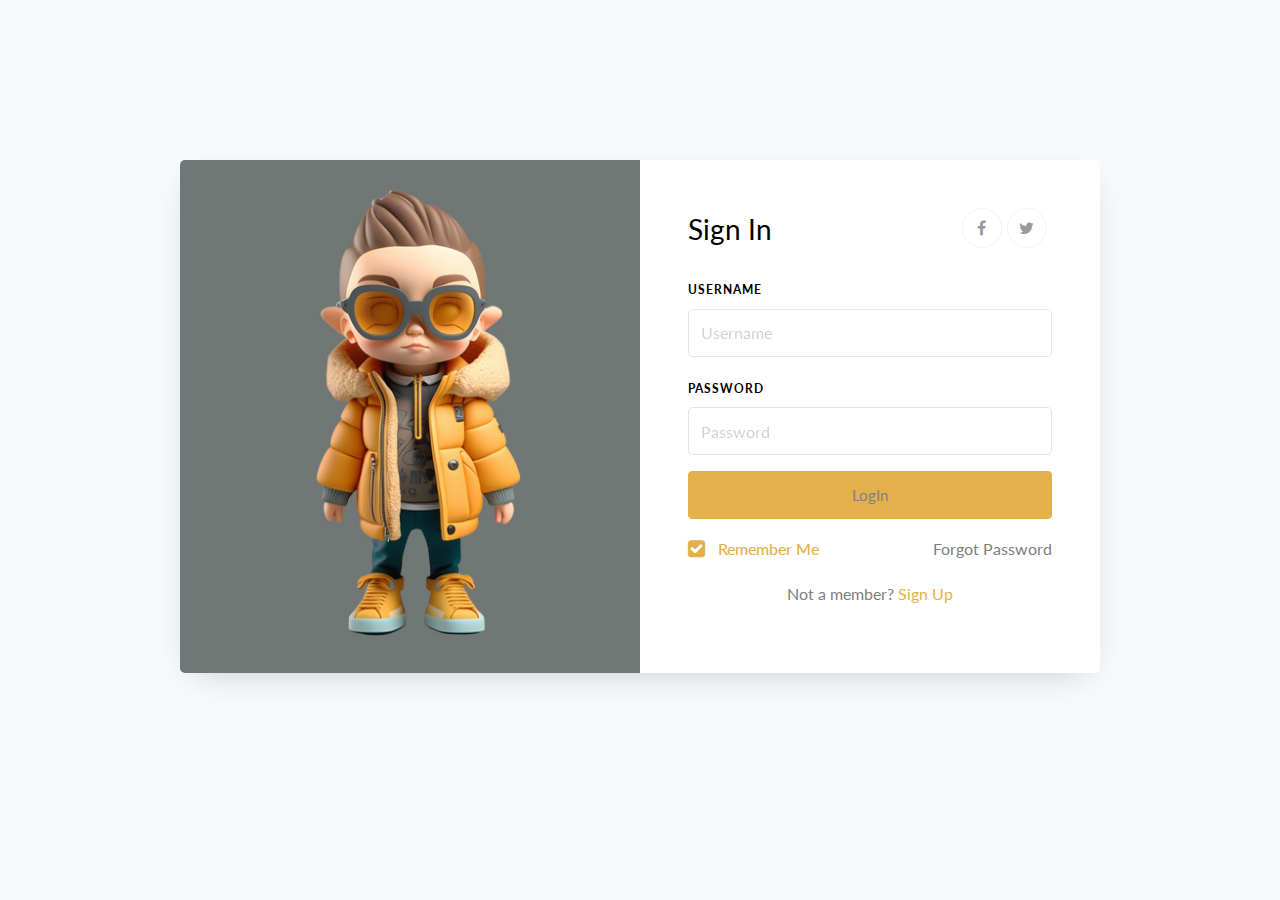
<file: login.html>
<!doctype html>
<html lang="en">
  <head>
  	<title>Login 04</title>
    <meta charset="utf-8">
    <meta name="viewport" content="width=device-width, initial-scale=1, shrink-to-fit=no">

	<link href="https://fonts.googleapis.com/css?family=Lato:300,400,700&display=swap" rel="stylesheet">

	<link rel="stylesheet" href="https://stackpath.bootstrapcdn.com/font-awesome/4.7.0/css/font-awesome.min.css">
	
	<link rel="stylesheet" href="css/style.css">

	

	</head>
	<body>

	<section class="ftco-section">
		<div class="container">
			<div class="row justify-content-center">
				<div class="col-md-6 text-center mb-5">
					<!-- <h2 class="heading-section">Login #04</h2> -->
				</div>
			</div>
			<div class="row justify-content-center">
				<div class="col-md-12 col-lg-10">
					<div class="wrap d-md-flex">
						<div class="img" style="background-image: url(images/1000x10502.jpg);">
			      </div>
						<div class="login-wrap p-4 p-md-5">
			      	<div class="d-flex">
			      		<div class="w-100">
			      			<h3 class="mb-4">Sign In</h3>
			      		</div>
								<div class="w-100">
									<p class="social-media d-flex justify-content-end">
										<a href="#" class="social-icon d-flex align-items-center justify-content-center"><span class="fa fa-facebook"></span></a>
										<a href="#" class="social-icon d-flex align-items-center justify-content-center"><span class="fa fa-twitter"></span></a>
									</p>
								</div>
			      	</div>
							<form name="myForm" action="#" class="signin-form">
			      		<div class="form-group mb-3">
			      			<label class="label" for="name" >Username</label>
			      			<input  name="Uname" type="text" class="form-control" placeholder="Username"  required>
			      		</div>
		            <div class="form-group mb-3">
		            	<label class="label" for="password">Password</label>
		              <input  name="Pass" type="password" class="form-control" placeholder="Password"  required>
		            </div>
		            <div class="form-group">
		            	
							<button type="submit" class="form-control btn btn-primary rounded submit px-3" onclick="myFunction()"><a href="./iframe.html"> LogIn </a></button>
						
		            </div>
		            <div class="form-group d-md-flex">
		            	<div class="w-50 text-left">
			            	<label class="checkbox-wrap checkbox-primary mb-0">Remember Me
									  <input type="checkbox" checked>
									  <span class="checkmark"></span>
										</label>
									</div>
									<div class="w-50 text-md-right">
										<a href="#">Forgot Password</a>
									</div>
		            </div>
		          </form>
		          <p class="text-center">Not a member? <a data-toggle="tab" href="#signup">Sign Up</a></p>
		        </div>
		      </div>
				</div>
			</div>
		</div>
	</section>

	<script src="script.js"></script>
	<script src="js/jquery.min.js"></script>
  <script src="js/popper.js"></script>
  <script src="js/bootstrap.min.js"></script>
  <script src="js/main.js"></script>

	</body>
</html>
</file>
